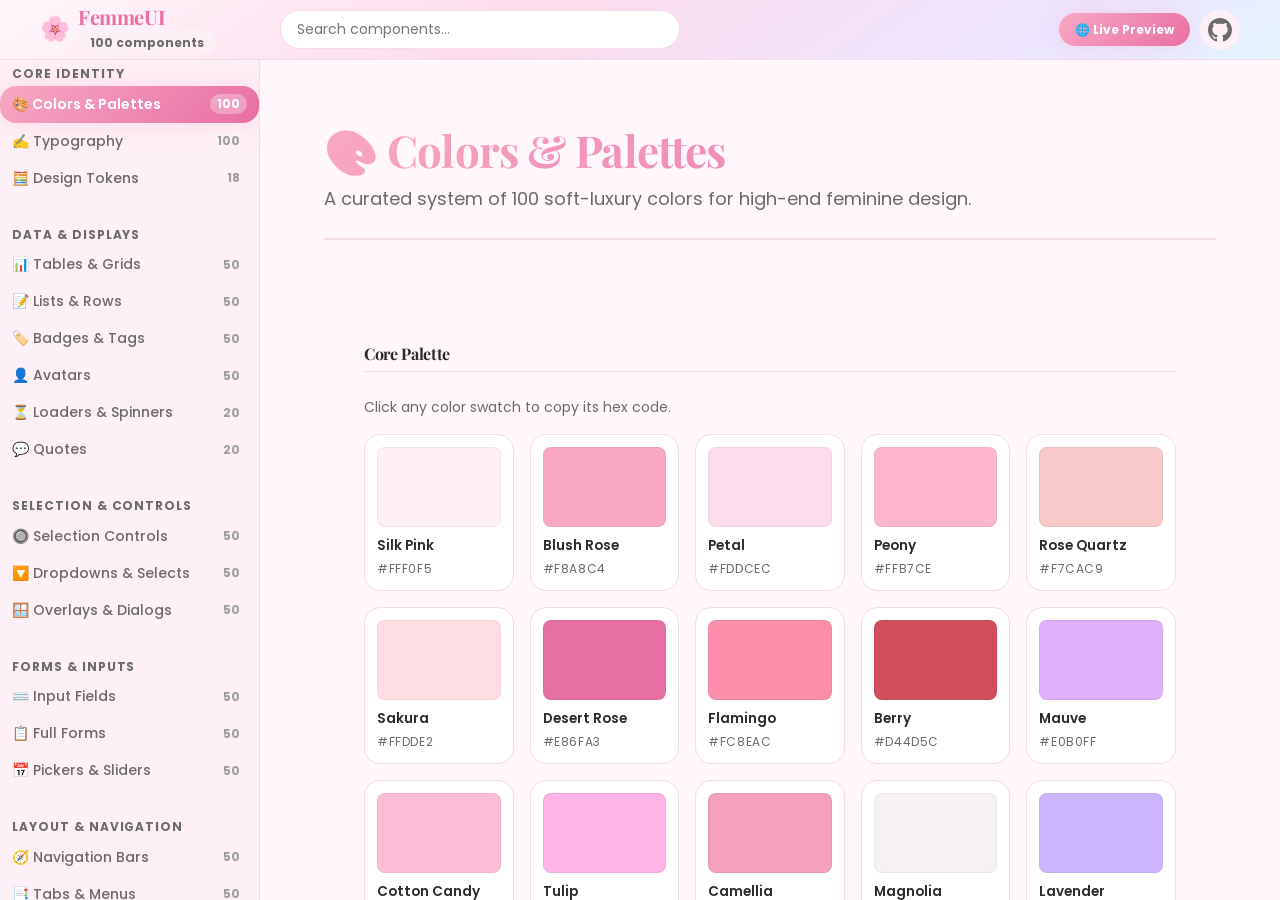
<file: index.html>
<!DOCTYPE html>
<html lang="en">
<head>
  <meta charset="UTF-8">
  <meta name="viewport" content="width=device-width, initial-scale=1.0">
  <title>FemmeUI | Premium Component Library</title>
  
  <!-- SEO & Meta -->
  <meta name="description" content="A premium, soft-luxury UI component library designed for feminine and elegant web applications. Featuring 100 colors, 100 fonts, and 300+ component variants.">
  <meta name="keywords" content="UI Library, Feminine Design, Luxury Web Design, Component Library, HTML/CSS Components">
  
  <!-- Google Fonts Imports -->
  <link rel="preconnect" href="https://fonts.googleapis.com">
  <link rel="preconnect" href="https://fonts.gstatic.com" crossorigin>
  <link href="https://fonts.googleapis.com/css2?family=Playfair+Display:ital,wght@0,400..900;1,400..900&family=Cormorant+Garamond:ital,wght@0,300..700;1,300..700&family=Cinzel:wght@400..900&family=Bodoni+Moda:ital,wght@0,400..900;1,400..900&family=Lora:ital,wght@0,400..700;1,400..700&family=Poppins:wght@200;300;400;500;600;700&family=Montserrat:wght@200;300;400;500;600;700&family=Raleway:wght@200;300;400;500;600;700&family=Inter:wght@300;400;500;600;700&family=Alice&family=Spectral:wght@300;400;500;600&family=Prata&family=Marcellus&family=Bellefair&family=Forum&family=Outfit:wght@300;400;500;600&family=Dancing+Script:wght@400..700&family=Great+Vibes&family=Sacramento&family=Pinyon+Script&display=swap" rel="stylesheet">
  
  <link rel="stylesheet" href="css/tokens.css">
  <link rel="stylesheet" href="css/base.css">
  <link rel="stylesheet" href="css/library.css">
  <link rel="stylesheet" href="css/components.css">
</head>
<body>

  <!-- ====================================================
       Header & Navigation
  ===================================================== -->
  <header class="lib-header">
    <div class="lib-header-inner" style="display:flex; align-items:center; width:100%; gap:var(--space-lg);">
      <div class="lib-logo" style="display:flex; align-items:center; gap:var(--space-sm);">
        <span class="logo-emoji" style="font-size:1.5rem;">🌸</span>
        <div class="logo-text">
          <h1 style="font-size:1.25rem; margin:0; font-family:var(--font-heading); color:var(--primary-dark);">FemmeUI</h1>
          <span id="lib-count" class="lib-count">100 components</span>
        </div>
      </div>
      
      <div class="lib-search-wrap" style="flex:1; max-width:400px; margin-left:var(--space-xl);">
        <input type="text" class="lib-search" placeholder="Search components..." oninput="searchComponents(this.value)">
      </div>

      <div class="lib-header-actions" style="margin-left:auto; display:flex; align-items:center; gap:10px;">
        <a href="https://alysha93.github.io/Appealing-UI-Component-List/" target="_blank" 
           style="display:inline-flex; align-items:center; gap:6px; padding:7px 16px; background:var(--grad-rose); color:#fff; border-radius:var(--radius-full); font-size:12px; font-weight:700; text-decoration:none; box-shadow:var(--shadow-glow); transition:0.3s; white-space:nowrap;"
           onmouseover="this.style.transform='translateY(-2px)'" onmouseout="this.style.transform=''">
          🌐 Live Preview
        </a>
        <a href="https://github.com/Alysha93/Appealing-UI-Component-List" target="_blank" class="github-link" title="View on GitHub">
          <svg height="24" viewBox="0 0 16 16" width="24" fill="currentColor"><path d="M8 0C3.58 0 0 3.58 0 8c0 3.54 2.29 6.53 5.47 7.59.4.07.55-.17.55-.38 0-.19-.01-.82-.01-1.49-2.01.37-2.53-.49-2.69-.94-.09-.23-.48-.94-.82-1.13-.28-.15-.68-.52-.01-.53.63-.01 1.08.58 1.23.82.72 1.21 1.87.87 2.33.66.07-.52.28-.87.51-1.07-1.78-.2-3.64-.89-3.64-3.95 0-.87.31-1.59.82-2.15-.08-.2-.36-1.02.08-2.12 0 0 .67-.21 2.2.82.64-.18 1.32-.27 2-.27.68 0 1.36.09 2 .27 1.53-1.04 2.2-.82 2.2-.82.44 1.1.16 1.92.08 2.12.51.56.82 1.27.82 2.15 0 3.07-1.87 3.75-3.65 3.95.29.25.54.73.54 1.48 0 1.07-.01 1.93-.01 2.2 0 .21.15.46.55.38A8.013 8.013 0 0016 8c0-4.42-3.58-8-8-8z"></path></svg>
        </a>
      </div>
    </div>
  </header>

  <div class="lib-layout">
    <!-- ====================================================
         Sidebar
    ===================================================== -->
    <aside class="lib-sidebar">
      <div class="sidebar-section">
        <span class="sidebar-label">Core Identity</span>
        <button class="lib-nav-item active" onclick="showSection('colors', this)">
          <span>🎨 Colors & Palettes</span>
          <span class="sidebar-count">100</span>
        </button>
        <button class="lib-nav-item" onclick="showSection('typography', this)">
          <span>✍️ Typography</span>
          <span class="sidebar-count">100</span>
        </button>
        <button class="lib-nav-item" onclick="showSection('tokens', this)">
          <span>🧮 Design Tokens</span>
          <span class="sidebar-count">18</span>
        </button>
      </div>

      <div class="sidebar-section">
        <span class="sidebar-label">Data & Displays</span>
        <button class="lib-nav-item" onclick="showSection('tables', this)">
          <span>📊 Tables & Grids</span>
          <span class="sidebar-count">50</span>
        </button>
        <button class="lib-nav-item" onclick="showSection('lists', this)">
          <span>📝 Lists & Rows</span>
          <span class="sidebar-count">50</span>
        </button>
        <button class="lib-nav-item" onclick="showSection('badges', this)">
          <span>🏷️ Badges & Tags</span>
          <span class="sidebar-count">50</span>
        </button>
        <button class="lib-nav-item" onclick="showSection('avatars', this)">
          <span>👤 Avatars</span>
          <span class="sidebar-count">50</span>
        </button>
        <button class="lib-nav-item" onclick="showSection('loaders', this)">
          <span>⏳ Loaders & Spinners</span>
          <span class="sidebar-count">20</span>
        </button>
        <button class="lib-nav-item" onclick="showSection('quotes', this)">
          <span>💬 Quotes</span>
          <span class="sidebar-count">20</span>
        </button>
      </div>

      <div class="sidebar-section">
        <span class="sidebar-label">Selection & Controls</span>
        <button class="lib-nav-item" onclick="showSection('selection', this)">
          <span>🔘 Selection Controls</span>
          <span class="sidebar-count">50</span>
        </button>
        <button class="lib-nav-item" onclick="showSection('dropdowns', this)">
          <span>🔽 Dropdowns & Selects</span>
          <span class="sidebar-count">50</span>
        </button>
        <button class="lib-nav-item" onclick="showSection('overlays', this)">
          <span>🪟 Overlays & Dialogs</span>
          <span class="sidebar-count">50</span>
        </button>
      </div>

      <div class="sidebar-section">
        <span class="sidebar-label">Forms & Inputs</span>
        <button class="lib-nav-item" onclick="showSection('inputs', this)">
          <span>⌨️ Input Fields</span>
          <span class="sidebar-count">50</span>
        </button>
        <button class="lib-nav-item" onclick="showSection('forms', this)">
          <span>📋 Full Forms</span>
          <span class="sidebar-count">50</span>
        </button>
        <button class="lib-nav-item" onclick="showSection('pickers', this)">
          <span>📅 Pickers & Sliders</span>
          <span class="sidebar-count">50</span>
        </button>
      </div>

      <div class="sidebar-section">
        <span class="sidebar-label">Layout & Navigation</span>
        <button class="lib-nav-item" onclick="showSection('navigation', this)">
          <span>🧭 Navigation Bars</span>
          <span class="sidebar-count">50</span>
        </button>
        <button class="lib-nav-item" onclick="showSection('tabs', this)">
          <span>📑 Tabs & Menus</span>
          <span class="sidebar-count">50</span>
        </button>
        <button class="lib-nav-item" onclick="showSection('layout', this)">
          <span>🏺 Layout Elements</span>
          <span class="sidebar-count">50</span>
        </button>
        <button class="lib-nav-item" onclick="showSection('hero', this)">
          <span>✨ Hero & Banners</span>
          <span class="sidebar-count">50</span>
        </button>
        <button class="lib-nav-item" onclick="showSection('footers', this)">
          <span>🦶 Footers</span>
          <span class="sidebar-count">50</span>
        </button>
      </div>

      <div class="sidebar-section">
        <span class="sidebar-label">Advanced Components</span>
        <button class="lib-nav-item" onclick="showSection('advanced', this)">
          <span>🚀 Advanced UI</span>
          <span class="sidebar-count">50</span>
        </button>
        <button class="lib-nav-item" onclick="showSection('cards', this)">
          <span>🧁 Luxury Cards</span>
          <span class="sidebar-count">50</span>
        </button>
        <button class="lib-nav-item" onclick="showSection('dashboard', this)">
          <span>📊 Dashboards</span>
          <span class="sidebar-count">50</span>
        </button>
      </div>
    </aside>

    <!-- ====================================================
         Main Content
    ===================================================== -->
    <main class="lib-main" id="lib-main">

      <!-- ====================================================
           🎨 COLORS
      ===================================================== -->
      <section id="sec-colors" class="lib-section active">
        <div class="lib-section-header">
          <h1 class="lib-section-title">🎨 Colors & Palettes</h1>
          <p class="lib-section-sub">A curated system of 100 soft-luxury colors for high-end feminine design.</p>
        </div>

        <div class="comp-group" style="border:none; background:transparent; box-shadow:none;">
          <h3 class="comp-group-title">Core Palette</h3>
          <p style="font-size: var(--text-sm); color: var(--text-muted); margin-bottom: var(--space-md);">Click any color swatch to copy its hex code.</p>
          <div class="swatch-grid" id="main-swatch-grid">
            <!-- Populated by JS -->
          </div>
        </div>

        <div class="comp-group" style="border:none; background:transparent; box-shadow:none;">
          <h3 class="comp-group-title">Luxury Gradients</h3>
          <div class="gradient-grid">
            <div class="comp-preview"><button class="copy-btn-pop" onclick="copyComponentHTML(this.parentElement)">Copy CSS</button><div class="grad-swatch" style="background:linear-gradient(135deg,#F8A8C4,#E86FA3)"><span>Rose Blush</span></div></div>
            <div class="comp-preview"><button class="copy-btn-pop" onclick="copyComponentHTML(this.parentElement)">Copy CSS</button><div class="grad-swatch" style="background:linear-gradient(135deg,#CDB4FF,#BDE0FE)"><span>Lavender Sky</span></div></div>
            <div class="comp-preview"><button class="copy-btn-pop" onclick="copyComponentHTML(this.parentElement)">Copy CSS</button><div class="grad-swatch" style="background:linear-gradient(135deg,#FFD6A5,#F8A8C4)"><span>Peach Glow</span></div></div>
            <div class="comp-preview"><button class="copy-btn-pop" onclick="copyComponentHTML(this.parentElement)">Copy CSS</button><div class="grad-swatch" style="background:linear-gradient(135deg,#D4AF37,#F7E7CE,#D4AF37)"><span>Luxury Gold</span></div></div>
            <div class="comp-preview"><button class="copy-btn-pop" onclick="copyComponentHTML(this.parentElement)">Copy CSS</button><div class="grad-swatch" style="background:linear-gradient(135deg,#F8A8C4,#CDB4FF,#BDE0FE)"><span>Aurora</span></div></div>
            <div class="comp-preview"><button class="copy-btn-pop" onclick="copyComponentHTML(this.parentElement)">Copy CSS</button><div class="grad-swatch" style="background:linear-gradient(135deg,#A8E6CF,#BDE0FE)"><span>Mint Blue</span></div></div>
          </div>
        </div>
      </section>

      <!-- ====================================================
           ✍️ TYPOGRAPHY
      ===================================================== -->
      <section id="sec-typography" class="lib-section">
        <div class="lib-section-header">
          <h1 class="lib-section-title">✍️ Typography</h1>
          <p class="lib-section-sub">100 premium fonts for luxury and feminine brands.</p>
        </div>

        <div class="comp-group" style="border:none; background:transparent; box-shadow:none;">
          <h3 class="comp-group-title">Type Scale & Preview</h3>
          <div class="type-list" id="main-type-list">
            <!-- Populated by JS -->
          </div>
        </div>
      </section>

      <!-- ====================================================
           🧮 DESIGN TOKENS
      ===================================================== -->
      <section id="sec-tokens" class="lib-section">
        <div class="lib-section-header">
          <h1 class="lib-section-title">🧮 Design Tokens</h1>
          <p class="lib-section-sub">The core building blocks of the FemmeUI system.</p>
        </div>

        <div class="comp-group">
          <h3 class="comp-group-title">Spacing & Border Radius</h3>
          <div class="token-grid">
            <div class="token-row">
              <div class="token-bar" style="width:var(--space-sm); height:20px; background:var(--primary);"></div>
              <code>--space-sm: 8px</code>
            </div>
            <div class="token-row">
              <div class="token-bar" style="width:var(--space-md); height:20px; background:var(--primary);"></div>
              <code>--space-md: 16px</code>
            </div>
            <div class="token-row">
              <div class="token-bar" style="width:var(--space-lg); height:20px; background:var(--primary);"></div>
              <code>--space-lg: 24px</code>
            </div>
            <hr style="border:none; border-top:1px solid var(--border); margin:10px 0;">
            <div class="token-row">
              <div class="token-radius" style="border-radius:var(--radius-md);"></div>
              <code>--radius-md: 8px</code>
            </div>
            <div class="token-row">
              <div class="token-radius" style="border-radius:var(--radius-lg);"></div>
              <code>--radius-lg: 16px</code>
            </div>
            <div class="token-row">
              <div class="token-radius" style="border-radius:var(--radius-xl);"></div>
              <code>--radius-xl: 32px</code>
            </div>
          </div>
        </div>
      </section>

      <!-- ====================================================
           💅 BUTTONS
      ===================================================== -->
      <section id="sec-buttons" class="lib-section">
        <div class="lib-section-header">
          <h1 class="lib-section-title">💅 Buttons</h1>
          <p class="lib-section-sub">50 high-end button variants. Click any button to copy its HTML.</p>
        </div>

        <div class="comp-group">
          <h3 class="comp-group-title">Base & Shape Variants</h3>
          <div class="comp-row wrap" style="gap: 12px; margin-bottom: 24px;">
            <div class="comp-preview"><button class="copy-btn-pop" onclick="copyComponentHTML(this.parentElement)">Copy Code</button><button class="btn btn-primary">Primary Rose</button></div>
            <div class="comp-preview"><button class="copy-btn-pop" onclick="copyComponentHTML(this.parentElement)">Copy Code</button><button class="btn btn-secondary">Secondary Lavender</button></div>
            <div class="comp-preview"><button class="copy-btn-pop" onclick="copyComponentHTML(this.parentElement)">Copy Code</button><button class="btn btn-gold">✦ Luxury Gold</button></div>
            <div class="comp-preview"><button class="copy-btn-pop" onclick="copyComponentHTML(this.parentElement)">Copy Code</button><button class="btn btn-outline">Outline Pink</button></div>
            <div class="comp-preview"><button class="copy-btn-pop" onclick="copyComponentHTML(this.parentElement)">Copy Code</button><button class="btn btn-glass">Glass Light</button></div>
            <div class="comp-preview"><button class="copy-btn-pop" onclick="copyComponentHTML(this.parentElement)">Copy Code</button><button class="btn btn-pill btn-primary">Pill Shape</button></div>
            <div class="comp-preview"><button class="copy-btn-pop" onclick="copyComponentHTML(this.parentElement)">Copy Code</button><button class="btn btn-square btn-primary">Square Edge</button></div>
            <div class="comp-preview"><button class="copy-btn-pop" onclick="copyComponentHTML(this.parentElement)">Copy Code</button><button class="btn btn-primary btn-glow-rose">Glowing Rose</button></div>
            <div class="comp-preview"><button class="copy-btn-pop" onclick="copyComponentHTML(this.parentElement)">Copy Code</button><button class="btn btn-gold btn-glow-gold">Glowing Gold</button></div>
            <div class="comp-preview"><button class="copy-btn-pop" onclick="copyComponentHTML(this.parentElement)">Copy Code</button><button class="btn btn-outline btn-pill">Outline Pill</button></div>
          </div>
        </div>

        <div class="comp-group">
          <h3 class="comp-group-title">Neumorphic & Specialized</h3>
          <div class="comp-row wrap" style="gap: 16px; margin-bottom: 24px;">
            <div class="comp-preview"><button class="copy-btn-pop" onclick="copyComponentHTML(this.parentElement)">Copy Code</button><button class="btn btn-neumorph-light">Soft Neumorph</button></div>
            <div class="comp-preview"><button class="copy-btn-pop" onclick="copyComponentHTML(this.parentElement)">Copy Code</button><button class="btn btn-neumorph-light btn-neumorph-press">Pressable Light</button></div>
            <div class="comp-preview"><button class="copy-btn-pop" onclick="copyComponentHTML(this.parentElement)">Copy Code</button><button class="btn btn-neumorph-dark">Dark Neumorph</button></div>
            <div class="comp-preview"><button class="copy-btn-pop" onclick="copyComponentHTML(this.parentElement)">Copy Code</button><button class="btn btn-glass-dark">Glass Deep</button></div>
            <div class="comp-preview"><button class="copy-btn-pop" onclick="copyComponentHTML(this.parentElement)">Copy Code</button><button class="btn btn-glass-rose">Glass Rose</button></div>
            <div class="comp-preview"><button class="copy-btn-pop" onclick="copyComponentHTML(this.parentElement)">Copy Code</button><button class="btn btn-3d">Luxury 3D Press</button></div>
            <div class="comp-preview"><button class="copy-btn-pop" onclick="copyComponentHTML(this.parentElement)">Copy Code</button><button class="btn btn-3d" style="background:var(--grad-luxury); color:var(--gold-dark); border-bottom-color:#b89b30;">Gold 3D</button></div>
            <div class="comp-preview"><button class="copy-btn-pop" onclick="copyComponentHTML(this.parentElement)">Copy Code</button><button class="btn btn-pill btn-glass">Glass Pill</button></div>
            <div class="comp-preview"><button class="copy-btn-pop" onclick="copyComponentHTML(this.parentElement)">Copy Code</button><button class="btn btn-outline" style="border-style: dashed;">Dashed Outline</button></div>
            <div class="comp-preview"><button class="copy-btn-pop" onclick="copyComponentHTML(this.parentElement)">Copy Code</button><button class="btn btn-primary" style="opacity: 0.6; cursor: not-allowed;">Disabled State</button></div>
          </div>
        </div>

        <div class="comp-group">
          <h3 class="comp-group-title">Social & Action</h3>
          <div class="comp-row wrap" style="gap: 12px; margin-bottom: 24px;">
            <div class="comp-preview"><button class="copy-btn-pop" onclick="copyComponentHTML(this.parentElement)">Copy Code</button><button class="btn btn-insta">Instagram</button></div>
            <div class="comp-preview"><button class="copy-btn-pop" onclick="copyComponentHTML(this.parentElement)">Copy Code</button><button class="btn btn-pinterest">Pinterest</button></div>
            <div class="comp-preview"><button class="copy-btn-pop" onclick="copyComponentHTML(this.parentElement)">Copy Code</button><button class="btn btn-tiktok">TikTok</button></div>
            <div class="comp-preview"><button class="copy-btn-pop" onclick="copyComponentHTML(this.parentElement)">Copy Code</button><button class="btn btn-linkedin">LinkedIn</button></div>
            <div class="comp-preview"><button class="copy-btn-pop" onclick="copyComponentHTML(this.parentElement)">Copy Code</button><button class="btn btn-youtube">YouTube</button></div>
            <div class="comp-preview"><button class="copy-btn-pop" onclick="copyComponentHTML(this.parentElement)">Copy Code</button><button class="btn btn-pill btn-insta">Insta Pill</button></div>
            <div class="comp-preview"><button class="copy-btn-pop" onclick="copyComponentHTML(this.parentElement)">Copy Code</button><button class="btn btn-pill btn-tiktok">TikTok Pill</button></div>
            <div class="comp-preview"><button class="copy-btn-pop" onclick="copyComponentHTML(this.parentElement)">Copy Code</button><button class="btn btn-secondary">✉ Contact Us</button></div>
            <div class="comp-preview"><button class="copy-btn-pop" onclick="copyComponentHTML(this.parentElement)">Copy Code</button><button class="btn btn-gold">✦ Premium</button></div>
            <div class="comp-preview"><button class="copy-btn-pop" onclick="copyComponentHTML(this.parentElement)">Copy Code</button><button class="btn btn-primary">❤ Favorites</button></div>
          </div>
        </div>

        <div class="comp-group">
          <h3 class="comp-group-title">Interactive FX & Loading</h3>
          <div class="comp-row wrap" style="gap: 12px;">
            <div class="comp-preview"><button class="copy-btn-pop" onclick="copyComponentHTML(this.parentElement)">Copy Code</button><button class="btn btn-primary btn-loading">Loading</button></div>
            <div class="comp-preview"><button class="copy-btn-pop" onclick="copyComponentHTML(this.parentElement)">Copy Code</button><button class="btn btn-secondary btn-loading">Processing</button></div>
            <div class="comp-preview"><button class="copy-btn-pop" onclick="copyComponentHTML(this.parentElement)">Copy Code</button><button class="btn btn-gold btn-loading">Fetching</button></div>
            <div class="comp-preview"><button class="copy-btn-pop" onclick="copyComponentHTML(this.parentElement)">Copy Code</button><button class="btn btn-primary btn-pulse">Pulse</button></div>
            <div class="comp-preview"><button class="copy-btn-pop" onclick="copyComponentHTML(this.parentElement)">Copy Code</button><button class="btn btn-secondary btn-pulse">Soft Pulse</button></div>
            <div class="comp-preview"><button class="copy-btn-pop" onclick="copyComponentHTML(this.parentElement)">Copy Code</button><button class="btn btn-primary btn-shimmer">Shimmer</button></div>
            <div class="comp-preview"><button class="copy-btn-pop" onclick="copyComponentHTML(this.parentElement)">Copy Code</button><button class="btn btn-gold btn-shimmer">Luxury Shimmer</button></div>
            <div class="comp-preview"><button class="copy-btn-pop" onclick="copyComponentHTML(this.parentElement)">Copy Code</button><button class="btn btn-outline btn-shimmer">Outline Shimmer</button></div>
            <div class="comp-preview"><button class="copy-btn-pop" onclick="copyComponentHTML(this.parentElement)">Copy Code</button><button class="btn btn-glass btn-pulse">Glass Pulse</button></div>
            <div class="comp-preview"><button class="copy-btn-pop" onclick="copyComponentHTML(this.parentElement)">Copy Code</button><button class="btn btn-primary" style="letter-spacing: 0.1em;">Spaced Text</button></div>
          </div>
        </div>
      </section>

      <!-- ====================================================
           🧭 NAVIGATION
      ===================================================== -->
      <section id="sec-navigation" class="lib-section">
        <div class="lib-section-header">
          <h1 class="lib-section-title">🧭 Navigation</h1>
          <p class="lib-section-sub">50 navigation variants curated for luxury and professional brands.</p>
        </div>

        <div class="comp-group">
          <h3 class="comp-group-title">Luxury Headers (Navbars)</h3>
          <div style="display:flex; flex-direction:column; gap:24px;">
            <div class="comp-preview">
              <button class="copy-btn-pop" onclick="copyComponentHTML(this.parentElement)">Copy Code</button>
              <nav class="nav-classic">
                <span style="font-weight:700; color:var(--primary-dark);">FEMME.</span>
                <div style="display:flex; gap:20px; font-size:14px;"><a>Home</a><a>Gallery</a><a>Shop</a><a>Profile</a></div>
                <button class="btn btn-primary btn-pill" style="padding:6px 16px;">Get Started</button>
              </nav>
            </div>
            <div class="comp-preview">
              <button class="copy-btn-pop" onclick="copyComponentHTML(this.parentElement)">Copy Code</button>
              <nav class="nav-classic nav-glass">
                <span style="font-weight:700;">GLASSED.</span>
                <div style="display:flex; gap:20px; font-size:14px;"><a>Collections</a><a>Journal</a><a>About</a></div>
                <span style="cursor:pointer;">🔍</span>
              </nav>
            </div>
            <div class="comp-preview">
              <button class="copy-btn-pop" onclick="copyComponentHTML(this.parentElement)">Copy Code</button>
              <nav class="nav-classic nav-luxury">
                <span style="font-weight:700;">PREMIUM</span>
                <div style="display:flex; gap:30px; font-size:12px; letter-spacing:0.1em; text-transform:uppercase;"><a>Catalog</a><a>Archives</a><a>Membership</a></div>
              </nav>
            </div>
          </div>
        </div>

        <div class="comp-group">
          <h3 class="comp-group-title">Interactive Tabs</h3>
          <div style="display:flex; flex-direction:column; gap:32px;">
            <div class="comp-preview">
              <button class="copy-btn-pop" onclick="copyComponentHTML(this.parentElement)">Copy Code</button>
              <div class="tabs-minimal">
                <button class="tab-minimal active">Overview</button>
                <button class="tab-minimal">Specifications</button>
                <button class="tab-minimal">Reviews</button>
              </div>
            </div>
            <div class="comp-preview">
              <button class="copy-btn-pop" onclick="copyComponentHTML(this.parentElement)">Copy Code</button>
              <div class="tabs-pills" style="display:inline-flex;">
                <button class="tab-pill active">Personal</button>
                <button class="tab-pill">Business</button>
                <button class="tab-pill">Enterprise</button>
              </div>
            </div>
          </div>
        </div>

        <div class="comp-group">
          <h3 class="comp-group-title">Pagination & Breadcrumbs</h3>
          <div style="display:flex; flex-direction:column; gap:24px;">
            <div class="comp-preview">
              <button class="copy-btn-pop" onclick="copyComponentHTML(this.parentElement)">Copy Code</button>
              <div class="pag-lux" style="display:flex; gap:8px;">
                <button class="pag-btn">«</button>
                <button class="pag-btn active">1</button>
                <button class="pag-btn">2</button>
                <button class="pag-btn">3</button>
                <button class="pag-btn">»</button>
              </div>
            </div>
            <div class="comp-preview">
              <button class="copy-btn-pop" onclick="copyComponentHTML(this.parentElement)">Copy Code</button>
              <div class="breadcrumb">
                <a class="bc-link">Home</a> <span class="bc-sep-chevron"></span>
                <a class="bc-link">Collections</a> <span class="bc-sep-chevron"></span>
                <span class="bc-current">Silk Dresses</span>
              </div>
            </div>
          </div>
        </div>

        <div class="comp-group">
          <h3 class="comp-group-title">Luxury Steppers</h3>
          <div class="comp-preview">
            <button class="copy-btn-pop" onclick="copyComponentHTML(this.parentElement)">Copy Code</button>
            <div class="stepper-lux" style="max-width:400px;">
              <div class="step-item done">✓</div>
              <div class="step-item active">2</div>
              <div class="step-item">3</div>
              <div class="step-item">4</div>
            </div>
          </div>
        </div>
      </section>

      <!-- ====================================================
           🏷️ BADGES & TAGS
      ===================================================== -->
      <section id="sec-badges" class="lib-section">
        <div class="lib-section-header">
          <h1 class="lib-section-title">🏷️ Badges & Tags</h1>
          <p class="lib-section-sub">28 chic status markers and category tags for high-end UI.</p>
        </div>

        <div class="comp-group">
          <h3 class="comp-group-title">Glass & Luxury Soft</h3>
          <div class="comp-row wrap">
            <div class="comp-preview"><button class="copy-btn-pop" onclick="copyComponentHTML(this.parentElement)">Copy Code</button><span class="badge" style="background:var(--primary-light); color:var(--primary-dark); padding:4px 12px; border-radius:999px; font-size:12px; font-weight:600;">NEW ARRIVAL</span></div>
            <div class="comp-preview"><button class="copy-btn-pop" onclick="copyComponentHTML(this.parentElement)">Copy Code</button><span class="badge" style="background:var(--grad-rose); color:#fff; padding:4px 12px; border-radius:999px; font-size:12px; font-weight:600; box-shadow:var(--shadow-soft);">BEST SELLER</span></div>
            <div class="comp-preview"><button class="copy-btn-pop" onclick="copyComponentHTML(this.parentElement)">Copy Code</button><span class="badge" style="background:rgba(255,255,255,0.4); backdrop-filter:blur(8px); border:1px solid var(--primary); color:var(--primary-dark); padding:4px 12px; border-radius:999px; font-size:12px; font-weight:600;">PREMIUM</span></div>
            <div class="comp-preview"><button class="copy-btn-pop" onclick="copyComponentHTML(this.parentElement)">Copy Code</button><span class="badge" style="background:var(--grad-luxury); color:var(--gold-dark); border:1px solid var(--gold); padding:4px 12px; border-radius:999px; font-size:12px; font-weight:700;">✦ GOLD</span></div>
            <div class="comp-preview"><button class="copy-btn-pop" onclick="copyComponentHTML(this.parentElement)">Copy Code</button><span class="badge" style="background:var(--secondary-light); color:var(--secondary-dark); padding:4px 12px; border-radius:8px; font-size:12px; font-weight:600;">COLLECTION</span></div>
          </div>
        </div>
      </section>

      <!-- ====================================================
           🧁 CARDS
      ===================================================== -->
      <section id="sec-cards" class="lib-section">
        <div class="lib-section-header">
          <h1 class="lib-section-title">🧁 Cards</h1>
          <p class="lib-section-sub">25 luxury card layouts for products, features, and content blocks.</p>
        </div>

        <div class="comp-group">
          <h3 class="comp-group-title">Product & Glass Cards</h3>
          <div class="comp-row wrap" style="gap:24px;">
            <div class="comp-preview">
              <button class="copy-btn-pop" onclick="copyComponentHTML(this.parentElement)">Copy Code</button>
              <div style="width:240px; background:var(--surface); border-radius:var(--radius-xl); overflow:hidden; border:1px solid var(--border); box-shadow:var(--shadow-soft);">
                <div style="height:160px; background:var(--grad-rose); display:flex; align-items:center; justify-content:center; font-size:3rem;">👗</div>
                <div style="padding:20px;">
                  <h4 style="margin:0; font-family:var(--font-heading);">Silk Rose Gown</h4>
                  <p style="color:var(--text-muted); font-size:14px; margin:8px 0;">Premium mulberry silk, handcrafted elegance.</p>
                  <div style="display:flex; justify-content:space-between; align-items:center; margin-top:16px;">
                    <span style="font-weight:700; color:var(--primary-dark);">$299</span>
                    <button class="btn btn-primary btn-pill" style="padding:6px 12px; font-size:12px;">Add to Bag</button>
                  </div>
                </div>
              </div>
            </div>
            
            <div class="comp-preview">
              <button class="copy-btn-pop" onclick="copyComponentHTML(this.parentElement)">Copy Code</button>
              <div style="width:240px; background:rgba(255,255,255,0.6); backdrop-filter:blur(15px); border-radius:var(--radius-xl); padding:24px; border:1px solid rgba(255,255,255,0.4); box-shadow:var(--shadow-medium);">
                <span style="color:var(--gold-dark); font-size:10px; font-weight:700; letter-spacing:0.1em; text-transform:uppercase;">EXCLUSIVE ACCESS</span>
                <h4 style="margin:10px 0 5px; font-family:var(--font-heading);">Inner Circle</h4>
                <p style="color:var(--text-muted); font-size:13px;">Join our premium membership for editorial content and early releases.</p>
                <div style="margin-top:20px; border-top:1px solid var(--border); padding-top:15px; display:flex; align-items:center; gap:10px;">
                  <div style="width:32px; height:32px; border-radius:50%; background:var(--grad-luxury);"></div>
                  <span style="font-size:12px; font-weight:600;">Join Now →</span>
                </div>
              </div>
            </div>
          </div>
        </div>
      </section>

      <!-- ====================================================
           🪟 OVERLAYS
      ===================================================== -->
      <section id="sec-overlays" class="lib-section">
        <div class="lib-section-header">
          <h1 class="lib-section-title">🪟 Overlays</h1>
          <p class="lib-section-sub">10 premium modal, toast, and tooltip designs.</p>
        </div>

        <div class="comp-group">
          <h3 class="comp-group-title">Modal & Notification</h3>
          <div class="comp-row wrap">
            <div class="comp-preview">
              <button class="copy-btn-pop" onclick="copyComponentHTML(this.parentElement)">Copy Code</button>
              <div style="width:320px; background:var(--surface); border-radius:var(--radius-xl); padding:32px; text-align:center; box-shadow:var(--shadow-heavy);">
                <div style="width:64px; height:64px; background:var(--primary-light); color:var(--primary-dark); border-radius:50%; display:flex; align-items:center; justify-content:center; margin:0 auto 20px; font-size:1.5rem;">💌</div>
                <h3 style="font-family:var(--font-heading); margin-bottom:10px;">Join the Mailing List</h3>
                <p style="color:var(--text-muted); font-size:14px; margin-bottom:24px;">Get curated beauty tips and exclusive collection reveals in your inbox.</p>
                <input type="text" placeholder="your@email.com" style="width:100%; padding:12px; border-radius:999px; border:1px solid var(--border); margin-bottom:12px; outline:none;">
                <button class="btn btn-primary btn-pill" style="width:100%;">Subscribe</button>
              </div>
            </div>
          </div>
        </div>
      </section>
      <!-- ====================================================
           📊 TABLES & GRIDS
      ===================================================== -->
      <section id="sec-tables" class="lib-section">
        <div class="lib-section-header">
          <h1 class="lib-section-title">📊 Tables & Grids</h1>
          <p class="lib-section-sub">50 luxury data presentation layouts.</p>
        </div>
        <div id="render-tables" class="render-container"></div>
      </section>

      <!-- ====================================================
           📝 LISTS & ROWS
      ===================================================== -->
      <section id="sec-lists" class="lib-section">
        <div class="lib-section-header">
          <h1 class="lib-section-title">📝 Lists & Rows</h1>
          <p class="lib-section-sub">50 elegant horizontal and vertical list variants.</p>
        </div>
        <div id="render-lists" class="render-container"></div>
      </section>

      <!-- ====================================================
           👤 AVATARS
      ===================================================== -->
      <section id="sec-avatars" class="lib-section">
        <div class="lib-section-header">
          <h1 class="lib-section-title">👤 Avatars</h1>
          <p class="lib-section-sub">50 user profile and imagery placeholders.</p>
        </div>
        <div id="render-avatars" class="render-container"></div>
      </section>

      <!-- ====================================================
           ⏳ LOADERS & SPINNERS
      ===================================================== -->
      <section id="sec-loaders" class="lib-section">
        <div class="lib-section-header">
          <h1 class="lib-section-title">⏳ Loaders & Spinners</h1>
          <p class="lib-section-sub">20 premium loading animations and progress indicators.</p>
        </div>
        <div id="render-loaders" class="render-container"></div>
      </section>

      <!-- ====================================================
           💬 QUOTES
      ===================================================== -->
      <section id="sec-quotes" class="lib-section">
        <div class="lib-section-header">
          <h1 class="lib-section-title">💬 Quotes</h1>
          <p class="lib-section-sub">20 Ethereal Reflections — Soft aesthetic quote cards with glassmorphism and smooth animations.</p>
        </div>
        <div id="render-quotes" class="render-container"></div>
      </section>

      <!-- ====================================================
           🔘 SELECTION CONTROLS
      ===================================================== -->
      <section id="sec-selection" class="lib-section">
        <div class="lib-section-header">
          <h1 class="lib-section-title">🔘 Selection Controls</h1>
          <p class="lib-section-sub">50 variants of checkboxes, radios, and toggle switches.</p>
        </div>
        <div id="render-selection" class="render-container"></div>
      </section>

      <!-- ====================================================
           🔽 DROPDOWNS & SELECTS
      ===================================================== -->
      <section id="sec-dropdowns" class="lib-section">
        <div class="lib-section-header">
          <h1 class="lib-section-title">🔽 Dropdowns & Selects</h1>
          <p class="lib-section-sub">50 elegant picker and menu selection controls.</p>
        </div>
        <div id="render-dropdowns" class="render-container"></div>
      </section>

      <!-- ====================================================
           ⌨️ INPUT FIELDS
      ===================================================== -->
      <section id="sec-inputs" class="lib-section">
        <div class="lib-section-header">
          <h1 class="lib-section-title">⌨️ Input Fields</h1>
          <p class="lib-section-sub">50 typography-focused input and textarea designs.</p>
        </div>
        <div id="render-inputs" class="render-container"></div>
      </section>

      <!-- ====================================================
           📋 FULL FORMS
      ===================================================== -->
      <section id="sec-forms" class="lib-section">
        <div class="lib-section-header">
          <h1 class="lib-section-title">📋 Full Forms</h1>
          <p class="lib-section-sub">50 integrated form layouts for various use cases.</p>
        </div>
        <div id="render-forms" class="render-container"></div>
      </section>

      <!-- ====================================================
           📅 PICKERS & SLIDERS
      ===================================================== -->
      <section id="sec-pickers" class="lib-section">
        <div class="lib-section-header">
          <h1 class="lib-section-title">📅 Pickers & Sliders</h1>
          <p class="lib-section-sub">50 date selectors and range sliders.</p>
        </div>
        <div id="render-pickers" class="render-container"></div>
      </section>

      <!-- ====================================================
           🏺 LAYOUT ELEMENTS
      ===================================================== -->
      <section id="sec-layout" class="lib-section">
        <div class="lib-section-header">
          <h1 class="lib-section-title">🏺 Layout Elements</h1>
          <p class="lib-section-sub">50 containers, grids, and dividers.</p>
        </div>
        <div id="render-layout" class="render-container"></div>
      </section>

      <!-- ====================================================
           ✨ HERO & BANNERS
      ===================================================== -->
      <section id="sec-hero" class="lib-section">
        <div class="lib-section-header">
          <h1 class="lib-section-title">✨ Hero & Banners</h1>
          <p class="lib-section-sub">50 high-impact landing page components.</p>
        </div>
        <div id="render-hero" class="render-container"></div>
      </section>

      <!-- ====================================================
           🦶 FOOTERS
      ===================================================== -->
      <section id="sec-footers" class="lib-section">
        <div class="lib-section-header">
          <h1 class="lib-section-title">🦶 Footers</h1>
          <p class="lib-section-sub">50 luxury footer designs.</p>
        </div>
        <div id="render-footers" class="render-container"></div>
      </section>

      <!-- ====================================================
           🚀 ADVANCED UI
      ===================================================== -->
      <section id="sec-advanced" class="lib-section">
        <div class="lib-section-header">
          <h1 class="lib-section-title">🚀 Advanced UI</h1>
          <p class="lib-section-sub">50 complex components (Accordions, Carousels, etc.).</p>
        </div>
        <div id="render-advanced" class="render-container"></div>
      </section>

      <!-- ====================================================
           📊 DASHBOARDS
      ===================================================== -->
      <section id="sec-dashboard" class="lib-section">
        <div class="lib-section-header">
          <h1 class="lib-section-title">📊 Dashboards</h1>
          <p class="lib-section-sub">50 integrated dashboard views.</p>
        </div>
        <div id="render-dashboard" class="render-container"></div>
      </section>
    </main>
  </div>

  <!-- Toast & Notification Containers -->
  <div id="toast-container" style="position:fixed; bottom:24px; right:24px; z-index:9999; display:flex; flex-direction:column; gap:10px;"></div>
  
  <div id="copy-toast">
    <span class="toast-icon">✓</span>
    <span class="toast-msg">Hex code copied!</span>
  </div>

  <script src="js/library.js"></script>
</body>
</html>
</file>
<file: css/tokens.css>
/* =====================================================
   FEMME UI — DESIGN TOKENS
   Soft Luxury Feminine Design System
   ===================================================== */

:root {
  /* ── COLORS ── */
  --background:    #FFF7FB;
  --surface:       #FFFFFF;
  --surface-alt:   #FEF0F7;

  --primary:       #F8A8C4;
  --primary-dark:  #E86FA3;
  --primary-light: #FDDCEC;

  --secondary:     #CDB4FF;
  --secondary-dark:#9B72FF;
  --secondary-light:#EDE5FF;

  --accent:        #FFD6A5;
  --accent-dark:   #F5AE5A;
  --accent-light:  #FFF3E5;

  --highlight:     #BDE0FE;
  --highlight-dark:#6EC0FA;

  --gold:          #D4AF37;
  --gold-light:    #F7E7CE;
  --gold-dark:     #A87F1A;

  --mint:          #A8E6CF;
  --champagne:     #F7E7CE;
  --ivory:         #FFFCF7;

  --text:          #2B2B2B;
  --text-muted:    #6B6B6B;
  --text-light:    #9E9E9E;
  --border:        #F2DCE5;
  --border-light:  #FAF0F5;

  --success:       #A8E6CF;
  --success-dark:  #4CAF80;
  --warning:       #FFD166;
  --warning-dark:  #E6A800;
  --error:         #FF8FAB;
  --error-dark:    #E63B60;
  --info:          #BDE0FE;

  /* ── GRADIENTS ── */
  --grad-rose:      linear-gradient(135deg, #F8A8C4 0%, #E86FA3 100%);
  --grad-lavender:  linear-gradient(135deg, #CDB4FF 0%, #BDE0FE 100%);
  --grad-peach:     linear-gradient(135deg, #FFD6A5 0%, #F8A8C4 100%);
  --grad-luxury:    linear-gradient(135deg, #D4AF37 0%, #F7E7CE 50%, #D4AF37 100%);
  --grad-aurora:    linear-gradient(135deg, #F8A8C4 0%, #CDB4FF 50%, #BDE0FE 100%);
  --grad-hero:      linear-gradient(145deg, #FFF7FB 0%, #FDDCEC 40%, #EDE5FF 80%, #E5F4FF 100%);

  /* ── SPACING ── */
  --space-xs:  4px;
  --space-sm:  8px;
  --space-md:  16px;
  --space-lg:  24px;
  --space-xl:  40px;
  --space-xxl: 64px;
  --space-3xl: 96px;

  /* ── RADIUS ── */
  --radius-xs:   4px;
  --radius-sm:   8px;
  --radius-md:   16px;
  --radius-lg:   24px;
  --radius-xl:   32px;
  --radius-full: 999px;

  /* ── SHADOWS ── */
  --shadow-soft:   0 10px 30px rgba(248, 168, 196, 0.15);
  --shadow-medium: 0 20px 50px rgba(0, 0, 0, 0.07);
  --shadow-glow:   0 0 25px rgba(248, 168, 196, 0.35);
  --shadow-gold:   0 0 25px rgba(212, 175, 55, 0.3);
  --shadow-lavender: 0 0 25px rgba(205, 180, 255, 0.35);
  --shadow-heavy:  0 30px 70px rgba(0, 0, 0, 0.12);
  --shadow-inner:  inset 0 2px 8px rgba(248, 168, 196, 0.12);

  /* ── TYPOGRAPHY ── */
  --font-heading:  'Playfair Display', 'Georgia', serif;
  --font-editorial:'Cormorant Garamond', 'Georgia', serif;
  --font-body:     'Poppins', 'Inter', sans-serif;
  --font-brand:    'Quicksand', 'Poppins', sans-serif;

  --text-xs:   0.75rem;
  --text-sm:   0.875rem;
  --text-base: 1rem;
  --text-lg:   1.125rem;
  --text-xl:   1.25rem;
  --text-2xl:  1.5rem;
  --text-3xl:  2rem;
  --text-4xl:  2.75rem;
  --text-5xl:  3.5rem;
  --text-6xl:  4.5rem;

  /* ── TRANSITIONS ── */
  --transition-fast:   all 0.15s ease;
  --transition-base:   all 0.3s ease;
  --transition-smooth: all 0.4s cubic-bezier(0.34, 1.56, 0.64, 1);
  --transition-slow:   all 0.6s ease;

  /* ── Z-INDEX ── */
  --z-dropdown: 100;
  --z-sticky:   200;
  --z-overlay:  300;
  --z-modal:    400;
  --z-toast:    500;
}

/* ── DARK MODE OVERRIDES (optional) ── */
[data-theme="dark"] {
  --background:    #1A0E1F;
  --surface:       #241428;
  --surface-alt:   #2E1A35;
  --text:          #F5E6F0;
  --text-muted:    #C4A8C9;
  --text-light:    #9A7FA0;
  --border:        #3D2449;
  --border-light:  #2E1A35;

  --shadow-soft:   0 10px 30px rgba(248, 168, 196, 0.08);
  --shadow-medium: 0 20px 50px rgba(0, 0, 0, 0.3);
  --shadow-glow:   0 0 30px rgba(248, 168, 196, 0.2);
}
</file>
<file: css/base.css>
/* =====================================================
   FEMME UI — BASE STYLES
   Reset, typography, and global defaults
   ===================================================== */

*, *::before, *::after {
  box-sizing: border-box;
  margin: 0;
  padding: 0;
}

html {
  scroll-behavior: smooth;
  font-size: 16px;
}

body {
  font-family: var(--font-body);
  background-color: var(--background);
  color: var(--text);
  line-height: 1.6;
  -webkit-font-smoothing: antialiased;
  -moz-osx-font-smoothing: grayscale;
  overflow-x: hidden;
  transition: background-color 0.4s ease, color 0.4s ease;
}

/* Scrollbar */
::-webkit-scrollbar { width: 6px; }
::-webkit-scrollbar-track { background: var(--background); }
::-webkit-scrollbar-thumb {
  background: var(--primary);
  border-radius: var(--radius-full);
}
::-webkit-scrollbar-thumb:hover { background: var(--primary-dark); }

/* ── LINK RESET ── */
a {
  color: inherit;
  text-decoration: none;
  transition: var(--transition-base);
}

/* ── HEADINGS ── */
h1, h2, h3 {
  font-family: var(--font-heading);
  line-height: 1.2;
  letter-spacing: -0.02em;
}

h4, h5, h6 {
  font-family: var(--font-body);
  line-height: 1.4;
}

h1 { font-size: var(--text-5xl); }
h2 { font-size: var(--text-4xl); }
h3 { font-size: var(--text-2xl); }
h4 { font-size: var(--text-xl); font-weight: 600; }

/* ── UTILITIES ── */
.hidden { display: none !important; }
.sr-only {
  position: absolute; width: 1px; height: 1px;
  padding: 0; margin: -1px; overflow: hidden;
  clip: rect(0,0,0,0); white-space: nowrap; border: 0;
}

/* ── GLASS EFFECT ── */
.glass {
  background: rgba(255, 255, 255, 0.6);
  backdrop-filter: blur(20px);
  -webkit-backdrop-filter: blur(20px);
  border: 1px solid rgba(255, 255, 255, 0.8);
}

[data-theme="dark"] .glass {
  background: rgba(36, 20, 40, 0.75);
  border: 1px solid rgba(255, 255, 255, 0.08);
}

/* ── GRADIENT TEXT ── */
.text-gradient {
  background: var(--grad-rose);
  -webkit-background-clip: text;
  -webkit-text-fill-color: transparent;
  background-clip: text;
}

.text-gradient-gold {
  background: var(--grad-luxury);
  -webkit-background-clip: text;
  -webkit-text-fill-color: transparent;
  background-clip: text;
}

/* ── SHIMMER TEXT ── */
.shimmer-text {
  background: linear-gradient(90deg, var(--text-muted) 25%, var(--primary) 50%, var(--text-muted) 75%);
  background-size: 200% auto;
  -webkit-background-clip: text;
  -webkit-text-fill-color: transparent;
  background-clip: text;
  animation: shimmer 2s linear infinite;
}

/* ── FOCUS STYLES ── */
:focus-visible {
  outline: 2px solid var(--primary);
  outline-offset: 3px;
  border-radius: var(--radius-sm);
}

/* ── SELECTION ── */
::selection {
  background: var(--primary-light);
  color: var(--primary-dark);
}

/* ── SECTION DEFAULTS ── */
.section {
  padding: var(--space-xxl) 0;
}

.section-alt {
  background: var(--surface-alt);
}

.container {
  max-width: 1200px;
  margin: 0 auto;
  padding: 0 var(--space-xl);
}

@media (max-width: 768px) {
  .container { padding: 0 var(--space-md); }
  h1 { font-size: var(--text-4xl); }
  h2 { font-size: var(--text-3xl); }
  .section { padding: var(--space-xl) 0; }
}

/* ── SECTION HEADERS ── */
.section-header {
  text-align: center;
  margin-bottom: var(--space-xxl);
}

.section-tag {
  display: inline-flex;
  align-items: center;
  gap: var(--space-xs);
  background: var(--primary-light);
  color: var(--primary-dark);
  padding: 6px 18px;
  border-radius: var(--radius-full);
  font-size: var(--text-sm);
  font-weight: 600;
  margin-bottom: var(--space-md);
  letter-spacing: 0.04em;
}

.section-title {
  font-size: var(--text-4xl);
  margin-bottom: var(--space-md);
  background: var(--grad-rose);
  -webkit-background-clip: text;
  -webkit-text-fill-color: transparent;
  background-clip: text;
}

.section-subtitle {
  font-size: var(--text-lg);
  color: var(--text-muted);
  max-width: 520px;
  margin: 0 auto;
  line-height: 1.7;
}

.component-group {
  margin-bottom: var(--space-xxl);
}

.group-title {
  font-size: var(--text-lg);
  font-weight: 600;
  color: var(--text);
  margin-bottom: var(--space-lg);
  padding-bottom: var(--space-sm);
  border-bottom: 2px solid var(--border);
}
</file>
<file: css/library.css>
/* =====================================================
   FEMME UI — LIBRARY BROWSER LAYOUT
   Sidebar navigation + component showcase styles
   ===================================================== */

/* ── LIBRARY LAYOUT ── */
body { margin: 0; padding: 0; }

.lib-header {
  position: fixed;
  top: 0; left: 0; right: 0;
  z-index: var(--z-sticky);
  display: flex;
  align-items: center;
  gap: var(--space-lg);
  padding: 12px var(--space-xl);
  border-bottom: 1px solid var(--border);
  height: 60px;
  background: var(--grad-hero);
  backdrop-filter: blur(10px);
}

.lib-brand {
  display: flex;
  align-items: center;
  gap: var(--space-sm);
  flex-shrink: 0;
}

.lib-brand .brand-name {
  font-family: var(--font-brand);
  font-size: var(--text-lg);
  font-weight: 700;
  color: var(--primary-dark);
}

.brand-tag {
  font-size: var(--text-xs);
  background: var(--primary-light);
  color: var(--primary-dark);
  padding: 2px 10px;
  border-radius: var(--radius-full);
  font-weight: 600;
}

.lib-search-wrap { flex: 1; max-width: 420px; }

.lib-search {
  width: 100%;
  padding: 8px 16px;
  border: 1.5px solid var(--border);
  border-radius: var(--radius-full);
  font-family: var(--font-body);
  font-size: var(--text-sm);
  background: var(--surface);
  outline: none;
  transition: var(--transition-base);
  color: var(--text);
}

.lib-search:focus {
  border-color: var(--primary);
  box-shadow: 0 0 0 3px var(--primary-light);
}

.lib-header-actions {
  display: flex;
  align-items: center;
  gap: var(--space-md);
}

.lib-header-link {
  color: var(--text-muted);
  display: flex;
  align-items: center;
  justify-content: center;
  width: 40px;
  height: 40px;
  border-radius: var(--radius-full);
  transition: all 0.3s ease;
  background: var(--surface-alt);
}

.github-link {
  color: var(--text-muted);
  display: flex;
  align-items: center;
  justify-content: center;
  width: 40px;
  height: 40px;
  border-radius: var(--radius-full);
  transition: all 0.3s ease;
  background: var(--surface-alt);
}

.github-link:hover {
  color: var(--primary);
  background: var(--primary-light);
  transform: translateY(-2px);
}

.lib-count {
  font-size: var(--text-xs);
  font-weight: 700;
  color: var(--text-muted);
  background: var(--surface-alt);
  padding: 4px 12px;
  border-radius: var(--radius-full);
}

/* ── LAYOUT: SIDEBAR + MAIN ── */
body, html {
  height: 100vh;
  overflow: hidden;
  margin: 0;
}

.lib-layout {
  display: flex;
  height: 100vh;
  padding-top: 60px; /* Offset for fixed header */
  overflow: hidden;
  background: var(--background);
  box-sizing: border-box;
}

.lib-layout > * {
  box-sizing: border-box;
}

/* ── SIDEBAR ── */
.lib-sidebar {
  width: 260px;
  background: var(--surface-alt);
  border-right: 1px solid var(--border);
  position: relative;
  z-index: 10;
  display: flex;
  flex-direction: column;
  height: 100%; /* Fill available flex space */
  overflow-y: auto;
  flex-shrink: 0;
}

.lib-sidebar::-webkit-scrollbar { width: 4px; }
.lib-sidebar::-webkit-scrollbar-track { background: transparent; }
.lib-sidebar::-webkit-scrollbar-thumb { background: var(--border); border-radius: 999px; }

.sidebar-section {
  margin-bottom: var(--space-lg);
}

.sidebar-label {
  font-size: var(--text-xs);
  font-weight: 700;
  letter-spacing: 0.08em;
  text-transform: uppercase;
  color: var(--text-muted);
  padding: 4px 12px;
  margin-bottom: 4px;
}

.lib-nav-item {
  display: flex;
  align-items: center;
  justify-content: space-between;
  width: 100%;
  padding: 8px 12px;
  border-radius: var(--radius-md);
  border: none;
  background: transparent;
  font-family: var(--font-body);
  font-size: var(--text-sm);
  font-weight: 500;
  color: var(--text-muted);
  cursor: pointer;
  text-align: left;
  transition: var(--transition-base);
}

.lib-nav-item:hover {
  background: var(--primary-light);
  color: var(--primary-dark);
}

.lib-nav-item.active {
  background: var(--grad-rose);
  color: #fff;
  font-weight: 600;
  box-shadow: var(--shadow-glow);
}

.sidebar-count {
  font-size: var(--text-xs);
  background: rgba(255,255,255,0.3);
  padding: 1px 7px;
  border-radius: 999px;
  font-weight: 700;
}

.lib-nav-item:not(.active) .sidebar-count {
  background: var(--surface-alt);
  color: var(--text-light);
}

/* ── MAIN CONTENT ── */
.lib-main {
  flex: 1;
  overflow-y: auto;
  padding: var(--space-xxl);
  background: var(--background);
  height: 100%; /* Fill available flex space */
  position: relative;
}

.lib-main::-webkit-scrollbar { width: 4px; }
.lib-main::-webkit-scrollbar-track { background: transparent; }
.lib-main::-webkit-scrollbar-thumb { background: var(--primary-light); border-radius: 999px; }

/* ── SECTION ── */
.lib-section { display: none; }
.lib-section.active { display: block; animation: fadeInUp .35s ease; }

.lib-section-header {
  margin-bottom: var(--space-xxl);
  padding-bottom: var(--space-lg);
  border-bottom: 2px solid var(--border);
}

.lib-section-title {
  font-size: var(--text-4xl);
  margin-bottom: var(--space-sm);
  background: var(--grad-rose);
  -webkit-background-clip: text;
  -webkit-text-fill-color: transparent;
  background-clip: text;
  font-family: var(--font-heading);
}

.lib-section-sub {
  color: var(--text-muted);
  font-size: var(--text-lg);
  margin: 0;
}

/* ── COMP GROUPS ── */
.comp-group {
  margin-bottom: var(--space-xxl);
  padding: var(--space-xl);
  background: var(--surface);
  border: 1px solid var(--border);
  border-radius: var(--radius-xl);
  box-shadow: var(--shadow-soft);
  transition: var(--transition-base);
}

.comp-group:hover {
  box-shadow: var(--shadow-medium);
}

.comp-group-title {
  font-size: var(--text-base);
  font-weight: 700;
  color: var(--text);
  margin-bottom: var(--space-lg);
  padding-bottom: var(--space-sm);
  border-bottom: 1px solid var(--border);
}

.comp-row {
  display: flex !important;
  flex-wrap: wrap !important;
  align-items: center;
  gap: var(--space-md);
  margin-bottom: var(--space-lg);
}

/* ── SWATCH GRID ── */
.swatch-grid {
  display: grid;
  grid-template-columns: repeat(auto-fill, minmax(140px, 1fr));
  gap: var(--space-md);
}

.color-swatch-wrapper {
  background: var(--surface);
  border-radius: var(--radius-md);
  padding: 10px;
  border: 1px solid var(--border);
  cursor: pointer;
  transition: all 0.2s ease;
  position: relative;
  overflow: hidden;
}

.color-swatch-wrapper:hover {
  transform: translateY(-3px);
  box-shadow: var(--shadow-medium);
  border-color: var(--primary-light);
}

.color-swatch {
  height: 80px;
  border-radius: var(--radius-sm);
  margin-bottom: 8px;
  border: 1px solid rgba(0,0,0,0.05);
}

.color-meta {
  display: flex;
  flex-direction: column;
  gap: 2px;
}

.color-name {
  font-size: 0.85rem;
  font-weight: 600;
  color: var(--text);
  white-space: nowrap;
  overflow: hidden;
  text-overflow: ellipsis;
}

.color-hex {
  font-family: inherit;
  font-size: 0.75rem;
  color: var(--text-muted);
  text-transform: uppercase;
  letter-spacing: 0.05em;
}

/* ── COPY TOAST ── */
#copy-toast {
  position: fixed;
  bottom: 24px;
  left: 50%;
  transform: translateX(-50%) translateY(100px);
  background: var(--text);
  color: #fff;
  padding: 10px 20px;
  border-radius: var(--radius-full);
  font-size: 0.875rem;
  font-weight: 500;
  z-index: 9999;
  transition: transform 0.3s cubic-bezier(0.175, 0.885, 0.32, 1.275);
  box-shadow: var(--shadow-heavy);
  display: flex;
  align-items: center;
  gap: 8px;
}

#copy-toast.show {
  transform: translateX(-50%) translateY(0);
}

/* ── TABS SCROLL FIX ── */
.tabs-underline {
  display: flex !important;
  overflow-x: auto !important;
  white-space: nowrap !important;
  -webkit-overflow-scrolling: touch;
  gap: var(--space-md);
  border-bottom: 2px solid var(--border);
  padding-bottom: 4px;
}

.tabs-underline::-webkit-scrollbar {
  height: 4px;
}

.tabs-underline::-webkit-scrollbar-thumb {
  background: var(--primary-light);
  border-radius: 10px;
}

/* ── GRADIENT GRID ── */
.gradient-grid {
  display: grid;
  grid-template-columns: repeat(auto-fill, minmax(180px, 1fr));
  gap: var(--space-md);
}

.grad-swatch {
  height: 80px;
  border-radius: var(--radius-lg);
  display: flex;
  align-items: flex-end;
  padding: var(--space-sm) var(--space-md);
  cursor: pointer;
  transition: var(--transition-smooth);
}

.grad-swatch:hover { transform: scale(1.03); box-shadow: var(--shadow-medium); }
.grad-swatch span { font-size: var(--text-xs); font-weight: 700; color: rgba(255,255,255,0.9); text-shadow: 0 1px 4px rgba(0,0,0,0.2); }

/* ── TYPE LIST ── */
.type-list { display: flex; flex-direction: column; gap: var(--space-xl); }

.type-row {
  display: flex;
  flex-direction: column;
  gap: var(--space-sm);
}

.type-label {
  font-size: var(--text-xs);
  font-weight: 700;
  letter-spacing: 0.1em;
  text-transform: uppercase;
  color: var(--primary-dark);
  background: var(--primary-light);
  display: inline-block;
  padding: 2px 10px;
  border-radius: var(--radius-full);
}

/* ── TOKEN GRID ── */
.token-grid { display: flex; flex-direction: column; gap: var(--space-sm); }
.token-row {
  display: flex;
  align-items: center;
  gap: var(--space-md);
  padding: var(--space-sm) var(--space-md);
  background: var(--surface-alt);
  border-radius: var(--radius-md);
}
.token-bar { flex-shrink: 0; border-radius: 2px; }
.token-radius {
  width: 40px; height: 40px;
  background: linear-gradient(135deg, var(--primary-light), var(--secondary-light));
  flex-shrink: 0;
}
.token-row code { font-size: var(--text-sm); color: var(--primary-dark); font-weight: 600; }

/* ── SHADOW GRID ── */
.shadow-grid {
  display: grid;
  grid-template-columns: repeat(auto-fill, minmax(160px, 1fr));
  gap: var(--space-lg);
}

.shadow-demo {
  background: var(--surface);
  border-radius: var(--radius-lg);
  padding: var(--space-xl) var(--space-md);
  text-align: center;
  display: flex;
  flex-direction: column;
  gap: 6px;
  border: 1px solid var(--border);
}

.shadow-demo span { font-size: var(--text-sm); font-weight: 600; color: var(--text); }
.shadow-demo code { font-size: var(--text-xs); color: var(--text-muted); }

/* ── CARD GRIDS ── */
.card-grid-3 {
  display: grid;
  grid-template-columns: repeat(auto-fill, minmax(240px, 1fr));
  gap: var(--space-lg);
}

.overlay-card-grid-5 {
  display: grid;
  grid-template-columns: repeat(auto-fill, minmax(200px, 1fr));
  gap: var(--space-md);
}

/* ── FORM LIBRARY GRID ── */
.form-library-grid {
  display: grid;
  grid-template-columns: 1fr 1fr;
  gap: var(--space-xl);
}

.form-stack { display: flex; flex-direction: column; gap: var(--space-md); }

/* ── TABS UNDERLINE ── */
.tabs-underline {
  display: flex;
  border-bottom: 2px solid var(--border);
  gap: 0;
  margin-bottom: var(--space-sm);
}

.tab-ul {
  padding: 10px 20px;
  border: none;
  background: transparent;
  font-family: var(--font-body);
  font-size: var(--text-sm);
  font-weight: 500;
  color: var(--text-muted);
  cursor: pointer;
  border-bottom: 2px solid transparent;
  margin-bottom: -2px;
  transition: var(--transition-base);
}

.tab-ul:hover { color: var(--primary-dark); }
.tab-ul.active { border-bottom-color: var(--primary-dark); color: var(--primary-dark); font-weight: 700; }

.tab-pane { padding: var(--space-md); color: var(--text-muted); font-size: var(--text-sm); }

/* ── BREADCRUMB ── */
.breadcrumb {
  display: flex;
  align-items: center;
  gap: 8px;
  font-size: var(--text-sm);
  flex-wrap: wrap;
}

.bc-link { color: var(--primary-dark); font-weight: 500; }
.bc-link:hover { text-decoration: underline; }
.bc-sep { color: var(--text-light); }
.bc-current { color: var(--text-muted); font-weight: 600; }

/* ── INLINE ALERTS ── */
.inline-alert {
  padding: var(--space-md) var(--space-lg);
  border-radius: var(--radius-lg);
  font-size: var(--text-sm);
  line-height: 1.6;
  border-left: 4px solid;
  display: flex;
  gap: var(--space-sm);
}

.alert-success { background: #D4F7E8; border-left-color: var(--success-dark); color: #1A5C3A; }
.alert-warning { background: #FFF3CC; border-left-color: var(--warning-dark); color: #6B4500; }
.alert-error   { background: #FFE5EC; border-left-color: var(--error-dark);   color: #8B0020; }
.alert-info    { background: var(--secondary-light); border-left-color: var(--secondary-dark); color: #4A2880; }

/* ── NOTIFICATION BANNERS ── */
.notif-banner {
  display: flex;
  align-items: center;
  justify-content: space-between;
  padding: var(--space-md) var(--space-lg);
  border-radius: var(--radius-lg);
  font-size: var(--text-sm);
  font-weight: 500;
  gap: var(--space-md);
}

.notif-banner.success { background: linear-gradient(135deg, #FDDCEC, #F8A8C4); color: var(--primary-dark); }
.notif-banner.warning { background: linear-gradient(135deg, #FFF3CC, #FFD166); color: #6B4500; }
.notif-banner.info    { background: linear-gradient(135deg, var(--secondary-light), #CDB4FF); color: var(--secondary-dark); }
.notif-banner.luxury  { background: linear-gradient(135deg, var(--gold-light), #FFD6A5); color: var(--gold-dark); }

.notif-close {
  background: none;
  border: none;
  font-size: 1rem;
  cursor: pointer;
  opacity: 0.5;
  flex-shrink: 0;
  transition: opacity .2s;
}
.notif-close:hover { opacity: 1; }

/* ── NOTIFICATION ITEM LIST ── */
.notif-list { display: flex; flex-direction: column; gap: 2px; }

.notif-item {
  display: flex;
  align-items: center;
  gap: var(--space-md);
  padding: var(--space-md) var(--space-lg);
  border-radius: var(--radius-lg);
  transition: var(--transition-base);
  cursor: pointer;
}

.notif-item:hover { background: var(--surface-alt); }
.notif-item.unread { background: var(--primary-light); }

.notif-dot {
  width: 8px; height: 8px;
  border-radius: 50%;
  background: var(--primary-dark);
  flex-shrink: 0;
}

.notif-icon {
  width: 40px; height: 40px;
  border-radius: var(--radius-md);
  display: flex; align-items: center; justify-content: center;
  font-size: 1.2rem;
  flex-shrink: 0;
}

.notif-content { flex: 1; min-width: 0; }
.notif-title { font-weight: 700; font-size: var(--text-sm); }
.notif-body  { font-size: var(--text-xs); color: var(--text-muted); margin-top: 2px; }
.notif-time  { font-size: var(--text-xs); color: var(--text-light); margin-top: 2px; }

/* ── PROGRESS STACK ── */
.progress-stack { display: flex; flex-direction: column; gap: var(--space-lg); }

/* ── ANIM GRID ── */
.anim-grid {
  display: grid;
  grid-template-columns: repeat(auto-fill, minmax(140px, 1fr));
  gap: var(--space-md);
}

.anim-demo {
  background: var(--surface-alt);
  border: 1.5px solid var(--border);
  border-radius: var(--radius-xl);
  padding: var(--space-xl) var(--space-md);
  text-align: center;
  cursor: pointer;
  transition: var(--transition-smooth);
  display: flex;
  flex-direction: column;
  align-items: center;
  gap: var(--space-sm);
}

.anim-icon { font-size: 2.5rem; display: block; }
.anim-demo span { font-size: var(--text-xs); font-weight: 600; color: var(--text-muted); }

/* ── SKELETON ── */
.skeleton {
  background: linear-gradient(90deg, var(--surface-alt) 25%, var(--border) 50%, var(--surface-alt) 75%);
  background-size: 200% 100%;
  animation: shimmerBar 1.8s linear infinite;
  border-radius: var(--radius-md);
}

/* ── HORIZONTAL PRODUCT ── */
.h-product-list { display: flex; flex-direction: column; gap: var(--space-sm); }

.h-product-card {
  display: flex;
  align-items: center;
  gap: var(--space-lg);
  padding: var(--space-md) var(--space-lg);
  background: var(--surface);
  border: 1px solid var(--border);
  border-radius: var(--radius-xl);
  transition: var(--transition-smooth);
}

.h-product-card:hover {
  border-color: var(--primary-light);
  box-shadow: var(--shadow-soft);
  transform: translateX(4px);
}

.h-product-img {
  width: 64px; height: 64px;
  border-radius: var(--radius-lg);
  display: flex; align-items: center; justify-content: center;
  font-size: 2rem;
  flex-shrink: 0;
}

.h-product-info { flex: 1; min-width: 0; }

.h-product-actions {
  display: flex;
  flex-direction: column;
  align-items: flex-end;
  gap: var(--space-sm);
  flex-shrink: 0;
}

/* ── ORDER SUMMARY ── */
.order-summary {
  background: var(--surface);
  border: 1px solid var(--border);
  border-radius: var(--radius-xl);
  padding: var(--space-xl);
  box-shadow: var(--shadow-soft);
  max-width: 380px;
}

.order-row {
  display: flex;
  justify-content: space-between;
  padding: var(--space-sm) 0;
  font-size: var(--text-sm);
  border-bottom: 1px solid var(--border);
  color: var(--text-muted);
}

.order-row:last-of-type { border: none; }

.order-total {
  font-size: var(--text-lg) !important;
  font-weight: 800;
  color: var(--text) !important;
  padding-top: var(--space-md) !important;
}

/* ── STATS ROW ── */
.stats-row {
  display: grid;
  grid-template-columns: repeat(auto-fill, minmax(180px, 1fr));
  gap: var(--space-lg);
}

.stat-card {
  background: var(--surface);
  border: 1px solid var(--border);
  border-radius: var(--radius-xl);
  padding: var(--space-xl);
  text-align: center;
  box-shadow: var(--shadow-soft);
}

.stat-card .stat-label { color: var(--text-muted); font-size: var(--text-sm); font-weight: 500; margin-top: 4px; }

/* ── RESPONSIVE ── */
@media (max-width: 900px) {
  .lib-sidebar { width: 200px; }
}

@media (max-width: 700px) {
  .lib-sidebar { display: none; }
  .lib-main { padding: var(--space-lg); }
  .form-library-grid { grid-template-columns: 1fr; }
}

@keyframes toastScaleIn {
  from { transform: scale(0.8) translateY(20px); opacity: 0; }
  to { transform: scale(1) translateY(0); opacity: 1; }
}

@keyframes toastScaleOut {
  from { transform: scale(1); opacity: 1; }
  to { transform: scale(0.8) translateY(20px); opacity: 0; }
}

/* ── NAVIGATION LIBRARY (50 VARIANTS) ── */

/* Headers/Navbars (15) */
.nav-classic { background: var(--surface); padding: 1rem 2rem; border-bottom: 1px solid var(--border); display: flex; align-items: center; justify-content: space-between; }
.nav-glass { background: rgba(255,255,255,0.7); backdrop-filter: blur(10px); border-bottom: 1px solid rgba(255,255,255,0.2); }
.nav-luxury { background: var(--grad-luxury); padding: 1.5rem; color: var(--gold-dark); box-shadow: var(--shadow-medium); }
.nav-floating { margin: 1rem; border-radius: var(--radius-full); background: rgba(255,255,255,0.9); box-shadow: var(--shadow-heavy); border: 1px solid var(--border); }
.nav-centered { justify-content: center; gap: 2rem; }
.nav-underline .nav-link { position: relative; }
.nav-underline .nav-link::after { content: ''; position: absolute; bottom: -4px; left: 0; width: 0; height: 2px; background: var(--primary); transition: 0.3s; }
.nav-underline .nav-link:hover::after { width: 100%; }

/* Sidebars (10) */
.sidebar-floating { width: 80px; border-radius: 20px; background: var(--surface); box-shadow: var(--shadow-soft); margin: 1rem; height: calc(100% - 2rem); }
.sidebar-glass { background: rgba(255,255,255,0.1); backdrop-filter: blur(20px); border-right: 1px solid rgba(255,255,255,0.1); }
.sidebar-dark { background: #2b1a30; color: #fff; }

/* Tabs (10) */
.tabs-minimal { border-bottom: 1px solid var(--border); }
.tab-minimal { padding: 12px 24px; border: none; background: none; color: var(--text-muted); cursor: pointer; }
.tab-minimal.active { color: var(--primary); font-weight: 700; border-bottom: 2px solid var(--primary); }
.tabs-pills { background: var(--surface-alt); padding: 4px; border-radius: 999px; }
.tab-pill { padding: 8px 20px; border-radius: 999px; border: none; background: none; transition: 0.2s; }
.tab-pill.active { background: #fff; box-shadow: var(--shadow-soft); color: var(--primary); }

/* Breadcrumbs (5) */
.bc-sep-chevron::after { content: '›'; margin: 0 8px; color: var(--text-light); }
.bc-sep-slash::after { content: '/'; margin: 0 8px; color: var(--text-light); opacity: 0.5; }

/* Pagination (5) */
.pag-lux .pag-btn { background: var(--surface); border: 1px solid var(--border); width: 40px; height: 40px; border-radius: 50%; display: flex; align-items: center; justify-content: center; transition: 0.3s; }
.pag-lux .pag-btn:hover { border-color: var(--primary); color: var(--primary); transform: translateY(-2px); }
.pag-lux .pag-btn.active { background: var(--grad-rose); color: #fff; border: none; box-shadow: var(--shadow-glow); }

/* Steppers (5) */
.stepper-lux { display: flex; align-items: center; justify-content: space-between; position: relative; }
.stepper-lux::before { content: ''; position: absolute; top: 15px; left: 0; right: 0; height: 2px; background: var(--border); z-index: 1; }
.step-item { position: relative; z-index: 2; background: #fff; width: 32px; height: 32px; border-radius: 50%; border: 2px solid var(--border); display: flex; align-items: center; justify-content: center; font-size: 0.75rem; font-weight: 700; }
.step-item.active { border-color: var(--primary); color: var(--primary); box-shadow: 0 0 10px rgba(248,168,196,0.5); }
.step-item.done { background: var(--primary); border-color: var(--primary); color: #fff; }

/* Global Preview Interactivity */
.comp-preview {
  position: relative;
  display: inline-block;
  padding: 12px;
  border-radius: var(--radius-md);
  transition: var(--transition-smooth);
}

.comp-preview:hover {
  background: var(--surface-alt);
  box-shadow: var(--shadow-inner);
}

.copy-btn-pop {
  position: absolute;
  top: 8px;
  right: 8px;
  background: var(--grad-luxury);
  color: var(--gold-dark);
  border: 1px solid var(--gold);
  padding: 4px 10px;
  border-radius: var(--radius-full);
  font-size: 10px;
  font-weight: 700;
  text-transform: uppercase;
  letter-spacing: 0.1em;
  opacity: 0;
  transform: scale(0.8) translateY(10px);
  transition: var(--transition-smooth);
  cursor: pointer;
  z-index: 10;
  pointer-events: auto;
}

.comp-preview:hover .copy-btn-pop {
  opacity: 1;
  transform: scale(1) translateY(0);
}

.copy-btn-pop:hover {
  transform: scale(1.1) !important;
  box-shadow: var(--shadow-gold);
}

/* ── BUTTONS LIBRARY (50 VARIANTS) ── */
.btn {
  display: inline-flex;
  align-items: center;
  justify-content: center;
  gap: 8px;
  padding: 10px 24px;
  border-radius: var(--radius-md);
  font-family: var(--font-body);
  font-size: var(--text-sm);
  font-weight: 600;
  cursor: pointer;
  transition: all 0.3s cubic-bezier(0.4, 0, 0.2, 1);
  border: none;
  outline: none;
  white-space: nowrap;
  user-select: none;
}

.btn:active { transform: scale(0.96); }

/* Core 5 */
.btn-primary { background: var(--grad-rose); color: #fff; box-shadow: var(--shadow-soft); }
.btn-secondary { background: var(--secondary); color: #fff; box-shadow: var(--shadow-soft); }
.btn-gold { background: var(--grad-luxury); color: var(--gold-dark); box-shadow: var(--shadow-soft); }
.btn-outline { background: transparent; border: 2px solid var(--primary); color: var(--primary); }
.btn-glass { background: rgba(255,255,255,0.4); backdrop-filter: blur(10px); border: 1px solid rgba(255,255,255,0.2); color: var(--text); }

/* Shape Variants */
.btn-pill { border-radius: 999px; }
.btn-square { border-radius: 4px; }

/* Glow & Shadow */
.btn-glow-rose { box-shadow: 0 0 15px rgba(248,168,196,0.5); }
.btn-glow-gold { box-shadow: 0 0 15px rgba(212,175,55,0.4); }

/* Neumorphic */
.btn-neumorph-light {
  background: #fdf2f8; 
  box-shadow: 6px 6px 12px #e8deec, -6px -6px 12px #ffffff;
  color: var(--primary-dark);
}
.btn-neumorph-dark {
  background: #3c2443;
  box-shadow: 6px 6px 12px #2d1b32, -6px -6px 12px #4b2d54;
  color: var(--primary-light);
}
.btn-neumorph-press:active {
  box-shadow: inset 4px 4px 8px #e8deec, inset -4px -4px 8px #ffffff;
}

/* Glass Dark & Specialized */
.btn-glass-dark { background: rgba(0,0,0,0.6); backdrop-filter: blur(10px); color: #fff; border: 1px solid rgba(255,255,255,0.1); }
.btn-glass-rose { background: rgba(248,168,196,0.2); backdrop-filter: blur(8px); border: 1px solid rgba(248,168,196,0.3); color: var(--primary-dark); }

/* 3D Luxury */
.btn-3d {
  background: var(--grad-rose);
  color: #fff;
  border-bottom: 4px solid #d45d8b;
  position: relative;
}
.btn-3d:active {
  border-bottom-width: 0;
  transform: translateY(4px);
}

/* Socials */
.btn-insta { background: linear-gradient(45deg, #f09433, #e6683c, #dc2743, #cc2366, #bc1888); color: #fff; }
.btn-pinterest { background: #bd081c; color: #fff; }
.btn-tiktok { background: #010101; color: #fff; }
.btn-linkedin { background: #0077b5; color: #fff; }
.btn-youtube { background: #ff0000; color: #fff; }

/* Loading States */
.btn-loading { position: relative; color: transparent !important; pointer-events: none; }
.btn-loading::after {
  content: "";
  position: absolute;
  width: 18px; height: 18px;
  top: calc(50% - 9px); left: calc(50% - 9px);
  border: 2px solid rgba(255,255,255,0.3);
  border-radius: 50%;
  border-top-color: #fff;
  animation: spin 0.8s linear infinite;
}

.btn-pulse { animation: pulse 2s infinite; }
.btn-shimmer {
  position: relative; overflow: hidden;
}
.btn-shimmer::before {
  content: ""; position: absolute; top: 0; left: -100%; width: 100%; height: 100%;
  background: linear-gradient(90deg, transparent, rgba(255,255,255,0.4), transparent);
  transition: 0.5s;
}
.btn-shimmer:hover::before { left: 100%; }

/* Animation Keyframes */
@keyframes spin { to { transform: rotate(360deg); } }
@keyframes pulse {
  0% { box-shadow: 0 0 0 0 rgba(248,168,196,0.4); }
  70% { box-shadow: 0 0 0 10px rgba(248,168,196,0); }
  100% { box-shadow: 0 0 0 0 rgba(248,168,196,0); }
}
@keyframes fadeInUp {
  from { opacity: 0; transform: translateY(10px); }
  to { opacity: 1; transform: translateY(0); }
}
</file>
<file: css/components.css>
/* =====================================================
   FEMME UI — COMPONENT EXPANSION STYLES
   Premium variants for Tables, Badges, Avatars, etc.
   ===================================================== */

/* ── BADGES & CHIPS ── */
.badge {
  display: inline-flex;
  align-items: center;
  padding: 4px 12px;
  border-radius: var(--radius-full);
  font-weight: 700;
  letter-spacing: 0.02em;
  text-transform: uppercase;
  transition: var(--transition-base);
}

.badge-rose { background: var(--primary-light); color: var(--primary-dark); }
.badge-gold { background: var(--grad-luxury); color: var(--gold-dark); border: 1px solid var(--gold); }
.badge-glass { background: rgba(255,255,255,0.4); backdrop-filter: blur(8px); border: 1px solid var(--primary); color: var(--primary-dark); }
.badge-neumorphic { background: var(--surface); box-shadow: var(--shadow-soft); color: var(--text-muted); }
.badge-dark { background: #2b1a30; color: #fff; }
.badge-outline { background: transparent; border: 1.5px solid var(--primary); color: var(--primary); }
.badge-glow { background: var(--grad-rose); color: #fff; box-shadow: var(--shadow-glow); }
.badge-minimal { background: var(--surface-alt); color: var(--text-muted); border: 1px solid var(--border); }

/* ── TABLES ── */
.table { margin-bottom: 2rem; border-spacing: 0; width: 100%; }
.table th { text-align: left; padding: 12px 20px; font-family: var(--font-heading); background: var(--surface-alt); color: var(--primary-dark); border-bottom: 2px solid var(--border); }
.table td { padding: 12px 20px; border-bottom: 1px solid var(--border); font-size: 14px; transition: 0.2s; }

/* Table Theme Variants */
.table-rose tr:hover { background: var(--primary-light); }
.table-gold th { background: var(--grad-luxury); color: var(--gold-dark); border-bottom-color: var(--gold); }
.table-gold td { border-bottom-color: rgba(212, 175, 55, 0.2); }
.table-glass { background: rgba(255,255,255,0.05); backdrop-filter: blur(15px); border: 1px solid rgba(255,255,255,0.1); border-radius: 12px; overflow: hidden; }
.table-glass td { border-bottom-color: rgba(255,255,255,0.1); }
.table-neumorphic { border-radius: var(--radius-xl); box-shadow: var(--shadow-soft); border: none; background: var(--surface); padding: 10px; }
.table-neumorphic td, .table-neumorphic th { border: none; padding: 15px 20px; }
.table-neumorphic tr:not(:last-child) td { border-bottom: 1px solid rgba(0,0,0,0.03); }

/* Table Utility Extras for Super Variety */
.table-striped-rose tr:nth-child(even) { background: rgba(253, 220, 236, 0.3); }
.table-striped-gold tr:nth-child(even) { background: rgba(230, 190, 138, 0.1); }
.table-bordered { border: 1.5px solid var(--border); border-radius: 8px; overflow: hidden; }
.table-bordered td, .table-bordered th { border: 1px solid var(--border); }
.table-dashed-gold { border: 2px dashed var(--gold); border-radius: 12px; }
.table-glow-rose { box-shadow: 0 0 20px rgba(232, 111, 163, 0.15); border: 1px solid var(--primary-light); }
.table-tight td, .table-tight th { padding: 8px 15px; }
.table-airy td, .table-airy th { padding: 20px 25px; }

/* Grid Specific Items */
.grid-preview { display: grid; gap: 16px; width: 100%; }
.grid-2 { grid-template-columns: repeat(2, 1fr); }
.grid-3 { grid-template-columns: repeat(3, 1fr); }
.grid-stack { display: flex; flex-direction: column; gap: 12px; }

/* ── AVATARS ── */
.avatar { width: 48px; height: 48px; border-radius: 50%; object-fit: cover; border: 2px solid var(--border); transition: 0.3s; }
.avatar-rose { border-color: var(--primary); box-shadow: var(--shadow-soft); }
.avatar-gold { border-color: var(--gold); box-shadow: 0 0 15px rgba(212,175,55,0.4); }
.avatar-glass { background: rgba(255,255,255,0.2); backdrop-filter: blur(5px); }
.avatar-xl { width: 80px; height: 80px; }
.avatar-sm { width: 32px; height: 32px; }

/* ── LOADERS ── */
.loader-petal {
  width: 40px; height: 40px;
  border: 4px solid var(--primary-light);
  border-top-color: var(--primary);
  border-radius: 50%;
  animation: spin 1s linear infinite;
}

.loader-shimmer {
  width: 100%; height: 20px;
  background: linear-gradient(90deg, var(--surface-alt) 25%, var(--primary-light) 50%, var(--surface-alt) 75%);
  background-size: 200% 100%;
  animation: shimmerBar 1.5s infinite;
  border-radius: var(--radius-sm);
}

@keyframes spin { to { transform: rotate(360deg); } }
@keyframes shimmerBar { from { background-position: 200% 0; } to { background-position: -200% 0; } }

/* ── SELECTION CONTROLS ── */
.ux-box {
  width: 20px; height: 20px;
  border: 2px solid var(--primary);
  border-radius: 4px;
  display: flex; align-items: center; justify-content: center;
  cursor: pointer; transition: 0.2s;
}
.ux-box.active { background: var(--primary); color: #fff; }
.ux-box.rose { border-color: var(--primary); }
.ux-box.gold { border-color: var(--gold); }
.ux-box.gold.active { background: var(--grad-luxury); border-color: var(--gold); }

.ux-radio {
  width: 20px; height: 20px;
  border: 2px solid var(--primary);
  border-radius: 50%;
  display: flex; align-items: center; justify-content: center;
  cursor: pointer; transition: 0.2s;
}
.ux-radio.active::after {
  content: ''; width: 10px; height: 10px; background: var(--primary); border-radius: 50%;
}

/* ── TOOLTIPS ── */
.tooltip-lux {
  position: relative;
  display: inline-block;
  background: var(--text);
  color: #fff;
  padding: 6px 12px;
  border-radius: var(--radius-sm);
  font-size: 11px;
  font-weight: 600;
  box-shadow: var(--shadow-medium);
}
.tooltip-lux::after {
  content: ''; position: absolute; top: 100%; left: 50%; transform: translateX(-50%);
  border: 6px solid transparent; border-top-color: var(--text);
}

.tooltip-rose { background: var(--grad-rose); }
.tooltip-gold { background: var(--grad-luxury); color: var(--gold-dark); }

/* ── DROPDOWNS & SELECTS ── */
.select-lux {
  padding: 10px 16px; border: 1.5px solid var(--border); border-radius: var(--radius-md);
  font-family: var(--font-body); font-size: 14px; background: var(--surface); color: var(--text);
  appearance: none; cursor: pointer; min-width: 180px; transition: 0.3s;
}
.select-lux:focus { border-color: var(--primary); outline: none; box-shadow: 0 0 10px var(--primary-light); }

.select-pill { border-radius: var(--radius-full); padding-left: 20px; }
.select-rose { border-color: var(--primary-light); background: var(--surface-alt); }
.select-gold { border-color: var(--gold); border-width: 2px; font-weight: 700; color: var(--gold-dark); }
.select-glass { background: rgba(255,255,255,0.05); backdrop-filter: blur(10px); border: 1px solid rgba(255,255,255,0.1); color: var(--primary-dark); }
.select-minimal { border: none; border-bottom: 2px solid var(--border); border-radius: 0; background: transparent; padding-left: 4px; }
.select-minimal:focus { border-bottom-color: var(--primary); box-shadow: none; }

.select-arrow { pointer-events: none; position: absolute; right: 15px; top: 50%; transform: translateY(-50%); font-size: 10px; color: var(--text-muted); }
.select-arrow-gold { color: var(--gold); font-size: 12px; }
.select-arrow-dot::after { content: '✦'; color: var(--primary); }

/* ── INPUTS ── */
.input-lux {
  width: 100%; padding: 12px 20px; border: 1.5px solid var(--border); border-radius: var(--radius-lg);
  font-family: var(--font-body); font-size: 14px; background: var(--surface); color: var(--text);
  transition: all 0.3s ease;
}
.input-lux:focus { border-color: var(--primary); outline: none; box-shadow: 0 0 15px var(--primary-light); }
.input-rose { border-bottom: 2px solid var(--primary); border-top: none; border-left: none; border-right: none; border-radius: 0; }
.input-gold { border-color: var(--gold); background: var(--surface-alt); }

/* ── HERO MINI ── */
.hero-mini {
  width: 100%; padding: 40px 20px; text-align: center; border-radius: var(--radius-xl);
  background: var(--grad-rose); color: #fff; box-shadow: var(--shadow-medium);
}
.hero-mini h2 { font-family: var(--font-heading); font-size: 1.5rem; margin-bottom: 10px; }
.hero-gold { background: var(--grad-luxury); color: var(--gold-dark); }
.hero-glass { background: rgba(255,255,255,0.2); backdrop-filter: blur(20px); border: 1px solid rgba(255,255,255,0.3); color: var(--primary-dark); }

/* ── SLIDERS & PICKERS ── */
.slider-lux {
  -webkit-appearance: none; width: 100%; height: 6px; background: var(--surface-alt);
  border-radius: 5px; outline: none; transition: 0.3s;
}
.slider-lux::-webkit-slider-thumb {
  -webkit-appearance: none; appearance: none;
  width: 18px; height: 18px; border-radius: 50%;
  background: var(--primary); cursor: pointer; transition: 0.2s;
  box-shadow: var(--shadow-soft); border: 2px solid #fff;
}
.slider-lux::-webkit-slider-thumb:hover { transform: scale(1.2); box-shadow: var(--shadow-glow); }

.slider-rose::-webkit-slider-thumb { background: var(--grad-rose); }
.slider-gold::-webkit-slider-thumb { background: var(--grad-luxury); border-color: var(--gold); }
.slider-glass { background: rgba(255,255,255,0.1); border: 1px solid rgba(255,255,255,0.1); }
.slider-glass::-webkit-slider-thumb { background: rgba(255,255,255,0.8); backdrop-filter: blur(5px); }

.slider-thick { height: 12px; }
.slider-thin { height: 2px; }
.slider-pill::-webkit-slider-thumb { border-radius: 4px; width: 10px; height: 22px; }

/* ── FORM STYLES (Refined) ── */
.form-lux { display: flex; flex-direction: column; gap: 12px; padding: 20px; border-radius: var(--radius-xl); background: var(--surface); border: 1px solid var(--border); box-shadow: var(--shadow-soft); }
</file>
